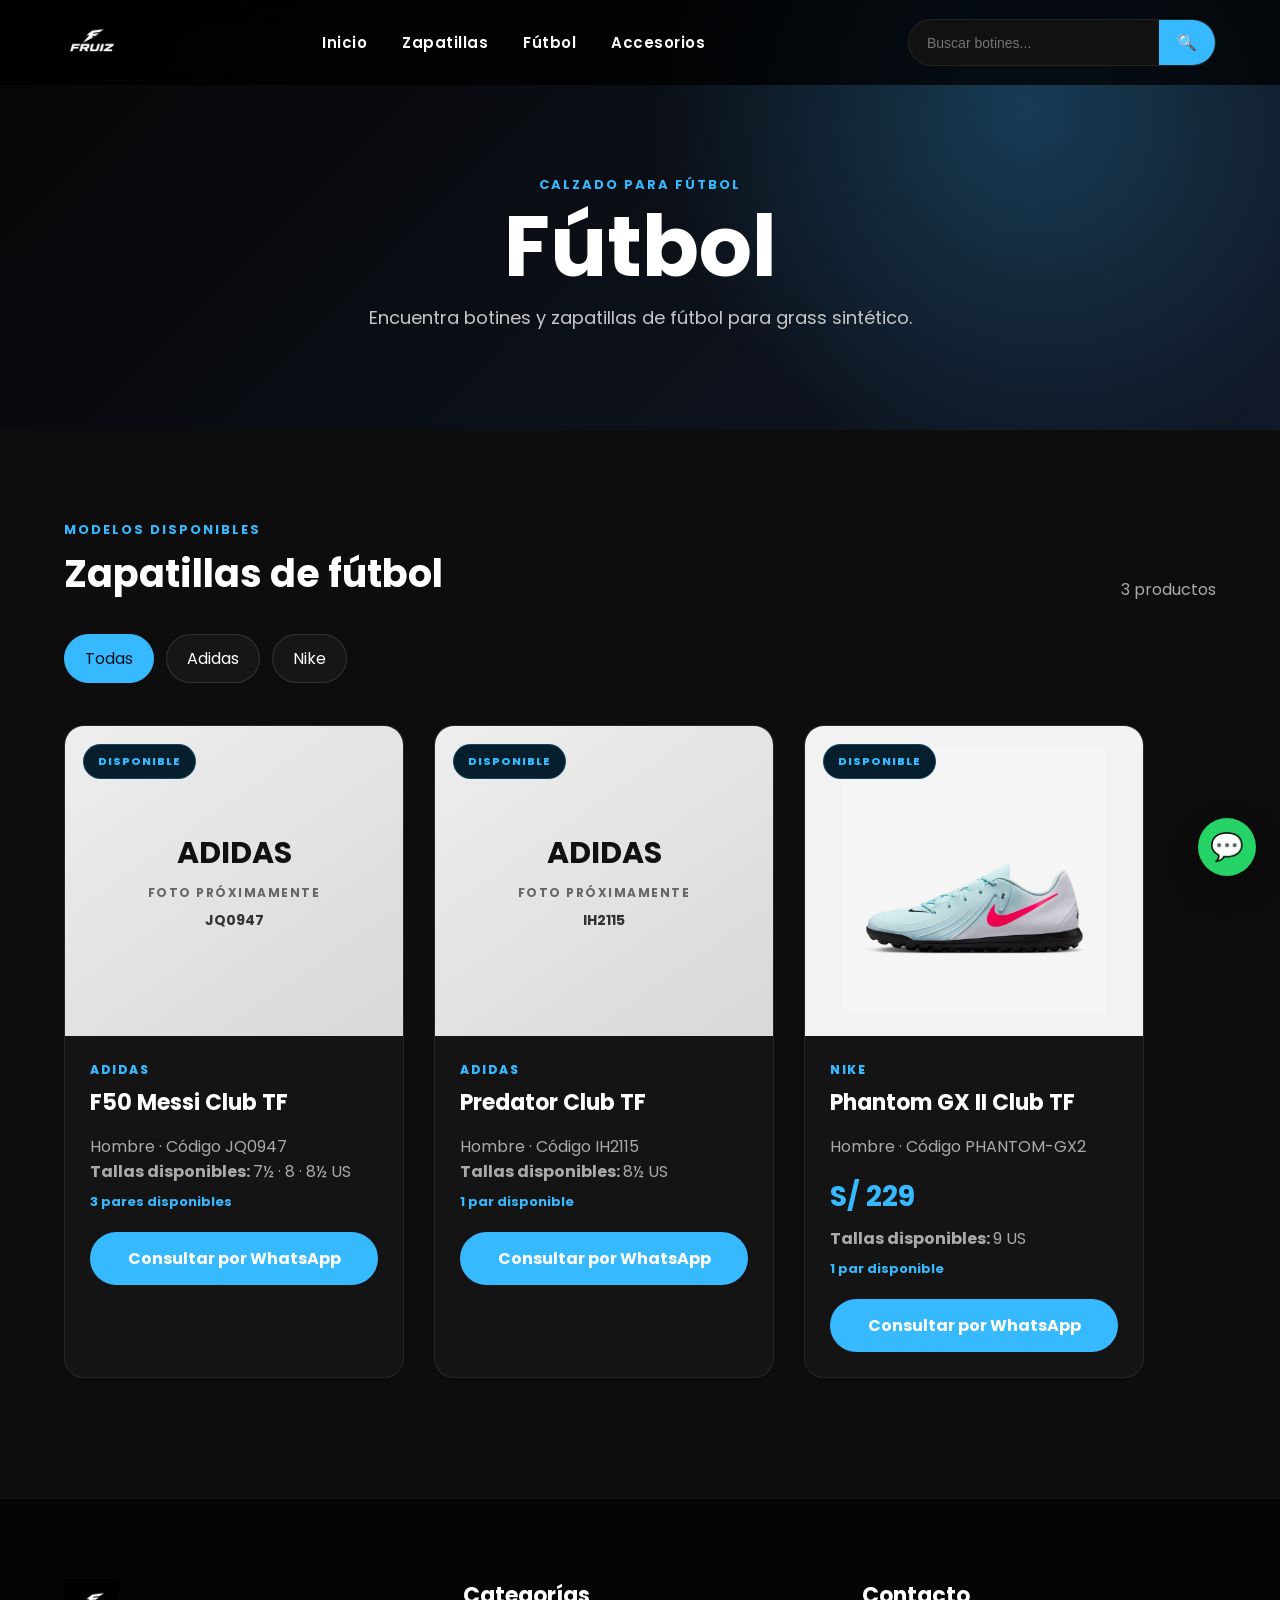
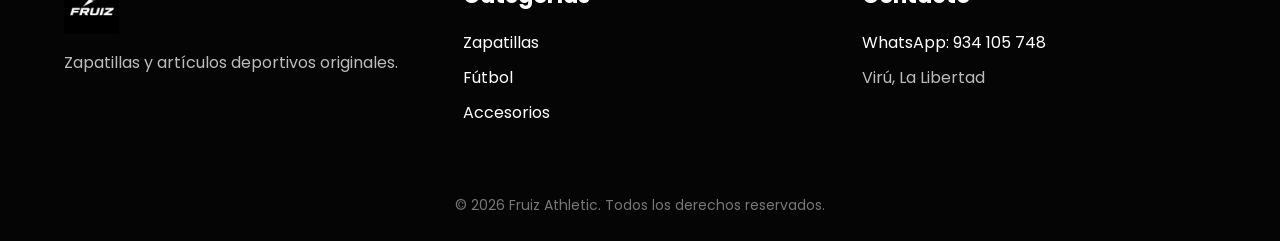
<file: pages/futbol.html>
<!DOCTYPE html>
<html lang="es">

<head>

    <meta charset="UTF-8">

    <meta
        name="viewport"
        content="width=device-width, initial-scale=1.0"
    >

    <title>Fútbol | Fruiz Athletic</title>

    <link
        rel="preconnect"
        href="https://fonts.googleapis.com"
    >

    <link
        rel="preconnect"
        href="https://fonts.gstatic.com"
        crossorigin
    >

    <link
        href="https://fonts.googleapis.com/css2?family=Poppins:wght@300;400;500;600;700;800&display=swap"
        rel="stylesheet"
    >

    <link
        rel="stylesheet"
        href="../style.css"
    >

</head>


<body>


<!-- ==============================
HEADER
============================== -->

<header class="header">

    <div class="container">

        <a
            class="logo"
            href="../index.html"
        >

            <img
                src="../images/logo.png"
                alt="Fruiz Athletic"
            >

        </a>


  <nav class="nav" id="menuPrincipal">

    <a href="../index.html">Inicio</a>
    <a href="zapatillas.html">Zapatillas</a>
    <a href="futbol.html">Fútbol</a>
    <a href="accesorios.html">Accesorios</a>

</nav>

<button
    class="menu-toggle"
    type="button"
    aria-label="Abrir menú"
    aria-expanded="false"
>
    <span></span>
    <span></span>
    <span></span>
</button>


        <div class="search">

            <input
                id="buscadorFutbol"
                type="search"
                placeholder="Buscar botines..."
            >

            <button
                type="button"
                aria-label="Buscar"
            >
                🔍
            </button>

        </div>

    </div>

</header>


<!-- ==============================
CONTENIDO PRINCIPAL
============================== -->

<main>


    <!-- PORTADA -->

    <section class="catalogo-hero">

        <div class="container catalogo-hero-contenido">

            <p class="catalogo-etiqueta">

                CALZADO PARA FÚTBOL

            </p>

            <h1>Fútbol</h1>

            <p>

                Encuentra botines y zapatillas de fútbol
                para grass sintético.

            </p>

        </div>

    </section>


    <!-- CATÁLOGO -->

    <section class="catalogo">

        <div class="container">


            <!-- ENCABEZADO -->

            <div class="catalogo-encabezado">

                <div>

                    <p class="catalogo-subtitulo">

                        MODELOS DISPONIBLES

                    </p>

                    <h2>

                        Zapatillas de fútbol

                    </h2>

                </div>


                <p
                    id="contadorProductos"
                    class="contador-productos"
                >

                    3 productos

                </p>

            </div>


            <!-- FILTROS -->

<div class="filtros-marcas">

    <button
        class="filtro activo"
        data-marca="todos"
    >
        Todas
    </button>

    <button
        class="filtro"
        data-marca="adidas"
    >
        Adidas
    </button>

    <button
        class="filtro"
        data-marca="nike"
    >
        Nike
    </button>

</div>


            <!-- PRODUCTOS DE FÚTBOL -->

            <div
                id="catalogoProductos"
                class="products catalogo-productos"
                data-categoria="futbol"
            >
            </div>


            <!-- SIN RESULTADOS -->

            <div
                id="sinResultados"
                class="sin-resultados"
            >

                <h3>

                    No encontramos productos

                </h3>

                <p>

                    Prueba buscando otro modelo,
                    marca o código.

                </p>

            </div>

        </div>

    </section>

</main>


<!-- ==============================
WHATSAPP FLOTANTE
============================== -->

<a
    class="whatsapp-flotante"
    href="https://wa.me/51934105748?text=Hola,%20quiero%20consultar%20por%20las%20zapatillas%20de%20fútbol%20disponibles."
    target="_blank"
    rel="noopener noreferrer"
    aria-label="Contactar por WhatsApp"
>

    💬

</a>


<!-- ==============================
FOOTER
============================== -->

<footer>

    <div class="container footer">


        <div>

            <img
                src="../images/logo.png"
                alt="Fruiz Athletic"
                class="footer-logo"
            >

            <p>

                Zapatillas y artículos deportivos
                originales.

            </p>

        </div>


        <div>

            <h4>Categorías</h4>

            <p>
                <a href="zapatillas.html">
                    Zapatillas
                </a>
            </p>

            <p>
                <a href="futbol.html">
                    Fútbol
                </a>
            </p>

            <p>
                <a href="accesorios.html">
                    Accesorios
                </a>
            </p>

        </div>


        <div>

            <h4>Contacto</h4>

            <p>

                <a
                    href="https://wa.me/51934105748"
                    target="_blank"
                    rel="noopener noreferrer"
                >

                    WhatsApp: 934 105 748

                </a>

            </p>

            <p>
                Virú, La Libertad
            </p>

        </div>

    </div>


    <p class="copy">

        © 2026 Fruiz Athletic.
        Todos los derechos reservados.

    </p>

</footer>


<!-- CARGAR PRODUCTOS -->

<script src="../catalogo-fruiz.js?v=3"></script>


</body>

</html>
<script src="../catalogo-fruiz.js?v=6"></script>
<script src="../menu.js"></script>

</body>
</html>
</file>
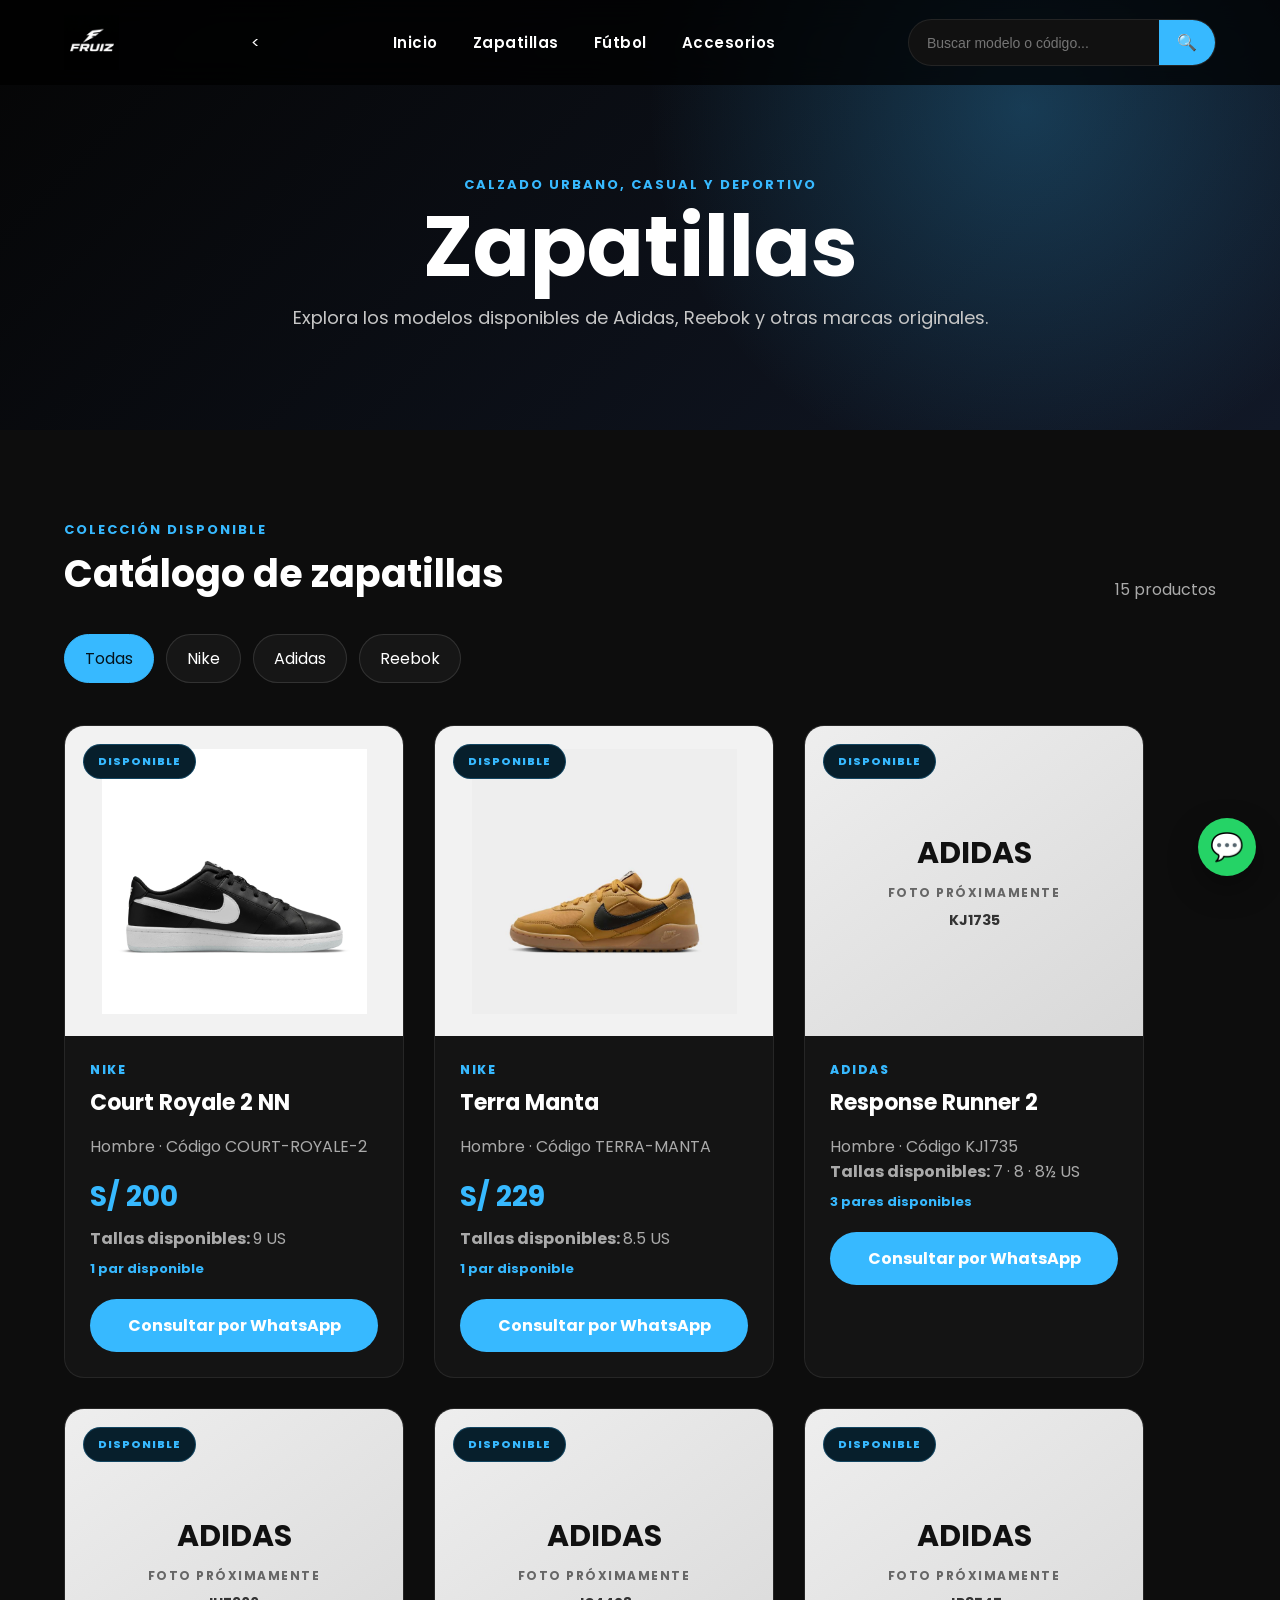
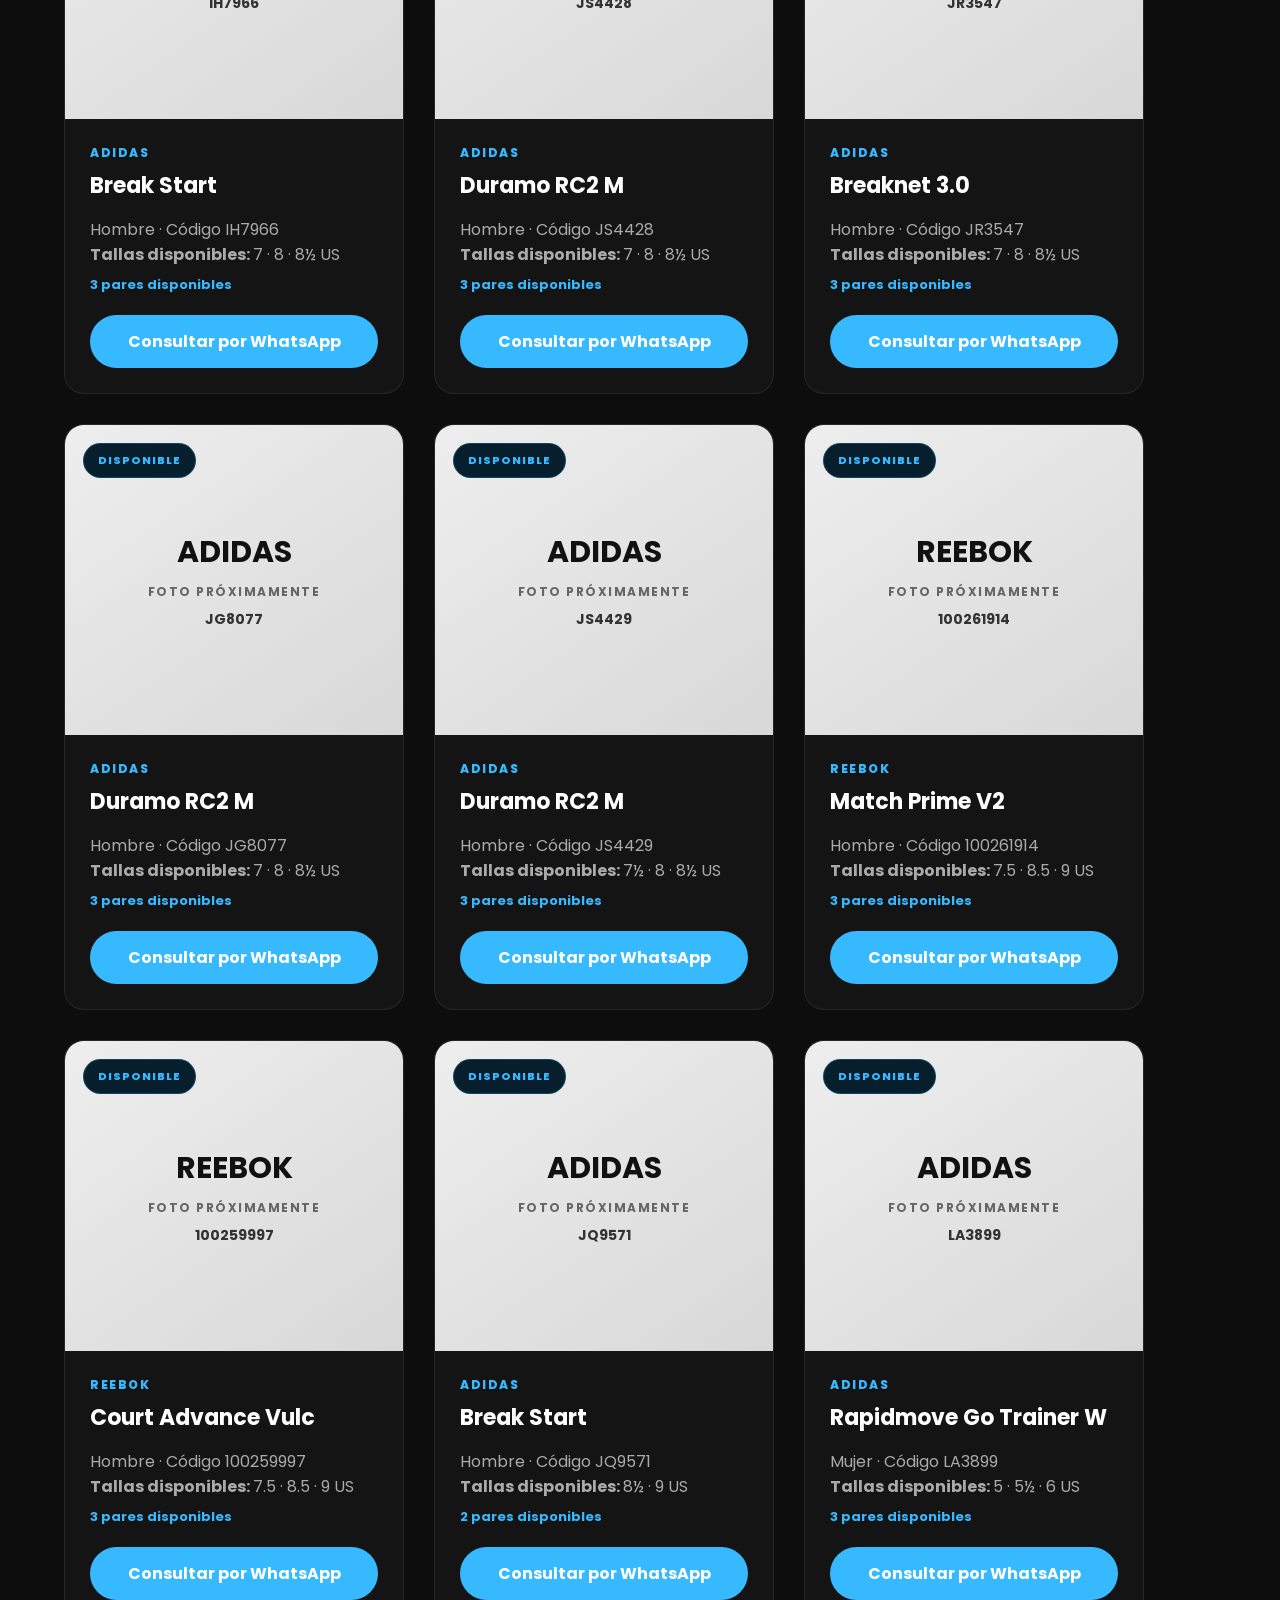
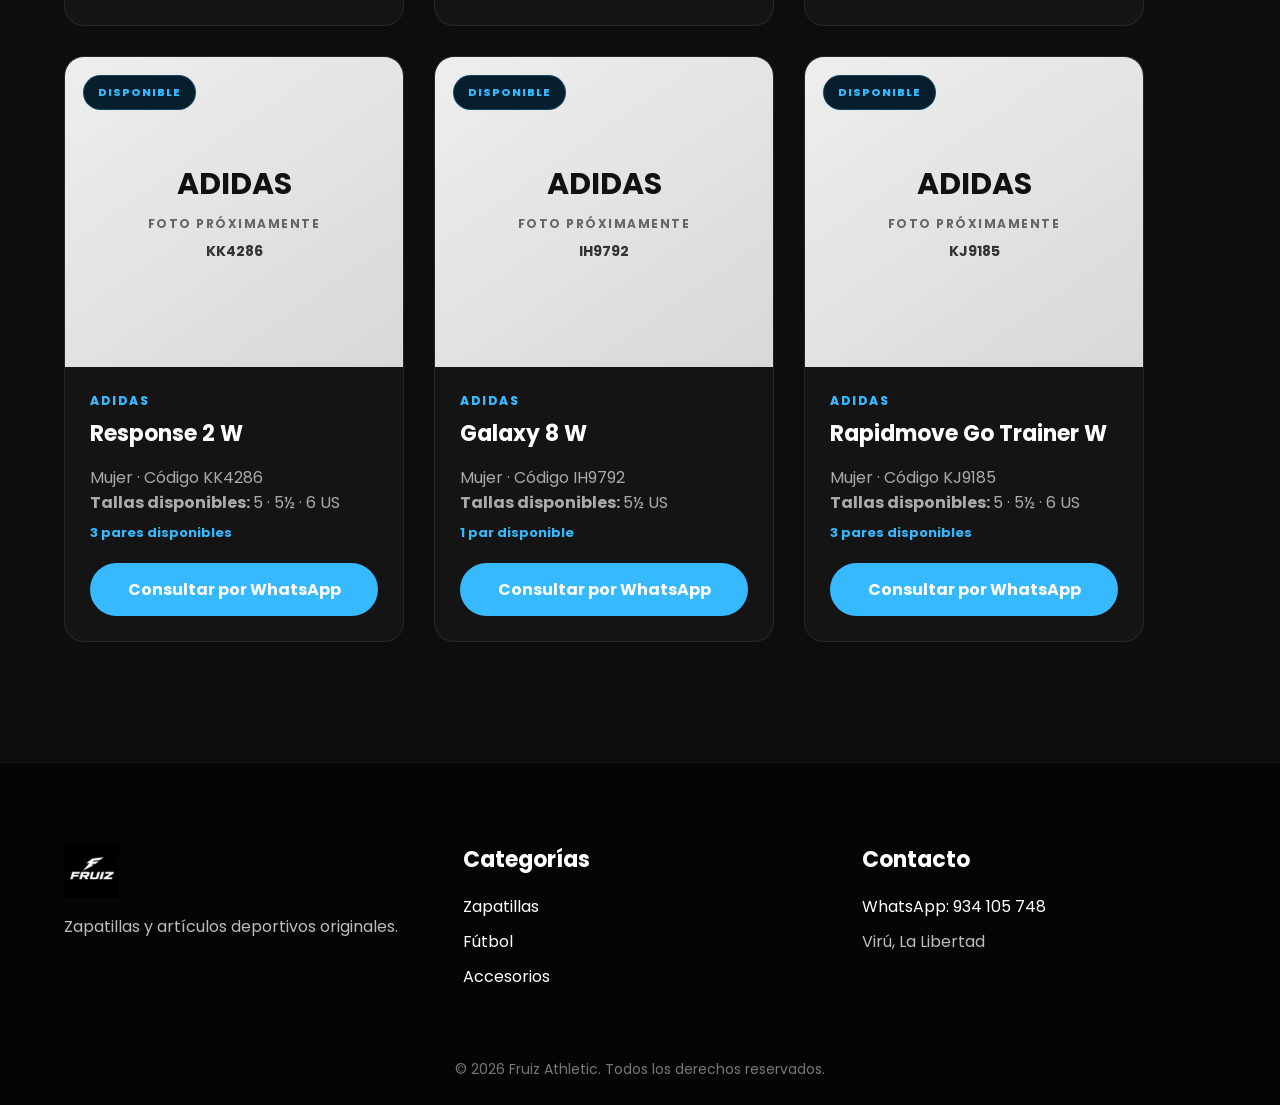
<file: pages/zapatillas.html>
<!DOCTYPE html>
<html lang="es">

<head>

    <meta charset="UTF-8">

    <meta
        name="viewport"
        content="width=device-width, initial-scale=1.0"
    >

    <title>Zapatillas | Fruiz Athletic</title>

    <link
        rel="preconnect"
        href="https://fonts.googleapis.com"
    >

    <link
        rel="preconnect"
        href="https://fonts.gstatic.com"
        crossorigin
    >

    <link
        href="https://fonts.googleapis.com/css2?family=Poppins:wght@300;400;500;600;700;800&display=swap"
        rel="stylesheet"
    >

    <link
        rel="stylesheet"
        href="../style.css"
    >

</head>


<body>


<!-- ==============================
HEADER
============================== -->

<header class="header">

    <div class="container">

        <a
            class="logo"
            href="../index.html"
        >

            <img
                src="../images/logo.png"
                alt="Fruiz Athletic"
            >

        </a>


        <<nav class="nav" id="menuPrincipal">

    <a href="../index.html">Inicio</a>
    <a href="zapatillas.html">Zapatillas</a>
    <a href="futbol.html">Fútbol</a>
    <a href="accesorios.html">Accesorios</a>

</nav>

<button
    class="menu-toggle"
    type="button"
    aria-label="Abrir menú"
    aria-expanded="false"
>
    <span></span>
    <span></span>
    <span></span>
</button>


        <div class="search">

            <input
                id="buscadorZapatillas"
                type="search"
                placeholder="Buscar modelo o código..."
            >

            <button
                type="button"
                aria-label="Buscar"
            >
                🔍
            </button>

        </div>

    </div>

</header>


<!-- ==============================
CONTENIDO PRINCIPAL
============================== -->

<main>


    <!-- PORTADA DEL CATÁLOGO -->

    <section class="catalogo-hero">

        <div class="container catalogo-hero-contenido">

            <p class="catalogo-etiqueta">

                CALZADO URBANO, CASUAL Y DEPORTIVO

            </p>

            <h1>Zapatillas</h1>

            <p>

                Explora los modelos disponibles de Adidas,
                Reebok y otras marcas originales.

            </p>

        </div>

    </section>


    <!-- CATÁLOGO -->

    <section class="catalogo">

        <div class="container">


            <!-- ENCABEZADO DEL CATÁLOGO -->

            <div class="catalogo-encabezado">

                <div>

                    <p class="catalogo-subtitulo">

                        COLECCIÓN DISPONIBLE

                    </p>

                    <h2>

                        Catálogo de zapatillas

                    </h2>

                </div>


                <p
                    id="contadorProductos"
                    class="contador-productos"
                >

                    15 productos

                </p>

            </div>


            <!-- FILTROS POR MARCA -->

           <div class="filtros-marcas">

    <button
        class="filtro activo"
        data-marca="todos"
    >
        Todas
    </button>

    <button
        class="filtro"
        data-marca="nike"
    >
        Nike
    </button>

    <button
        class="filtro"
        data-marca="adidas"
    >
        Adidas
    </button>

    <button
        class="filtro"
        data-marca="reebok"
    >
        Reebok
    </button>

</div>


            <!-- AQUÍ APARECERÁN LOS PRODUCTOS -->

            <div
                id="catalogoProductos"
                class="products catalogo-productos"
                data-categoria="zapatillas"
            >
            </div>


            <!-- MENSAJE CUANDO NO HAY RESULTADOS -->

            <div
                id="sinResultados"
                class="sin-resultados"
            >

                <h3>

                    No encontramos productos

                </h3>

                <p>

                    Prueba buscando otra marca,
                    modelo o código.

                </p>

            </div>

        </div>

    </section>

</main>


<!-- ==============================
WHATSAPP FLOTANTE
============================== -->

<a
    class="whatsapp-flotante"
    href="https://wa.me/51934105748?text=Hola,%20quiero%20consultar%20por%20las%20zapatillas%20disponibles."
    target="_blank"
    rel="noopener noreferrer"
    aria-label="Contactar por WhatsApp"
>

    💬

</a>


<!-- ==============================
FOOTER
============================== -->

<footer>

    <div class="container footer">


        <div>

            <img
                src="../images/logo.png"
                alt="Fruiz Athletic"
                class="footer-logo"
            >

            <p>

                Zapatillas y artículos deportivos
                originales.

            </p>

        </div>


        <div>

            <h4>Categorías</h4>

            <p>

                <a href="zapatillas.html">
                    Zapatillas
                </a>

            </p>

            <p>

                <a href="futbol.html">
                    Fútbol
                </a>

            </p>

            <p>

                <a href="accesorios.html">
                    Accesorios
                </a>

            </p>

        </div>


        <div>

            <h4>Contacto</h4>

            <p>

                <a
                    href="https://wa.me/51934105748"
                    target="_blank"
                    rel="noopener noreferrer"
                >

                    WhatsApp: 934 105 748

                </a>

            </p>

            <p>

                Virú, La Libertad

            </p>

        </div>

    </div>


    <p class="copy">

        © 2026 Fruiz Athletic.
        Todos los derechos reservados.

    </p>

</footer>


<!-- ARCHIVO QUE CARGA LOS PRODUCTOS -->

<script src="../catalogo-fruiz.js"></script>


</body>

</html>
<script src="../catalogo-fruiz.js?v=6"></script>
<script src="../menu.js"></script>

</body>
</html>
</file>
<file: style.css>
/*======================================
FRUIZ ATHLETIC
STYLE.CSS
PARTE 1
======================================*/

@import url('https://fonts.googleapis.com/css2?family=Poppins:wght@300;400;500;600;700;800&display=swap');

*{
margin:0;
padding:0;
box-sizing:border-box;
}

html{
scroll-behavior:smooth;
}

body{

font-family:'Poppins',sans-serif;

background:#080808;

color:white;

overflow-x:hidden;

}

img{

max-width:100%;

display:block;

}

a{

text-decoration:none;

color:white;

}

.container{

width:90%;

max-width:1400px;

margin:auto;

}

/*=========================
HEADER
=========================*/

.header{

position:fixed;

top:0;

left:0;

width:100%;

height:85px;

background:rgba(0,0,0,.75);

backdrop-filter:blur(15px);

z-index:999;

transition:.4s;

}

.header .container{

height:100%;

display:flex;

align-items:center;

justify-content:space-between;

}

.logo img{

height:55px;

transition:.3s;

}

.logo img:hover{

transform:scale(1.05);

}

/*=========================
MENU
=========================*/

.nav{

display:flex;

gap:35px;

}

.nav a{

font-size:15px;

font-weight:600;

letter-spacing:.5px;

position:relative;

transition:.3s;

}

.nav a::after{

content:"";

position:absolute;

left:0;

bottom:-8px;

width:0;

height:2px;

background:#37b9ff;

transition:.3s;

}

.nav a:hover{

color:#37b9ff;

}

.nav a:hover::after{

width:100%;

}

/*=========================
BUSCADOR
=========================*/

.search{

display:flex;

align-items:center;

background:#111;

border-radius:50px;

overflow:hidden;

border:1px solid rgba(255,255,255,.08);

}

.search input{

background:transparent;

border:none;

outline:none;

color:white;

padding:13px 18px;

width:250px;

font-size:14px;

}

.search button{

background:#37b9ff;

border:none;

padding:13px 18px;

cursor:pointer;

font-size:16px;

transition:.3s;

}

.search button:hover{

background:#1698df;

}

/*=========================
HERO
=========================*/

.hero{

position:relative;

height:100vh;

display:flex;

justify-content:center;

align-items:center;

overflow:hidden;

}

.slider{

position:absolute;

width:100%;

height:100%;

top:0;

left:0;

}

.slider img{

position:absolute;

width:100%;

height:100%;

object-fit:cover;

opacity:0;

transition:1s;

}

.slider img.active{

opacity:1;

}

.overlay{

position:absolute;

width:100%;

height:100%;

background:linear-gradient(to right,rgba(0,0,0,.82),rgba(0,0,0,.45));

z-index:2;

}

.hero-content{

position:relative;

z-index:3;

text-align:center;

max-width:900px;

}

.tag{

display:inline-block;

background:#37b9ff;

padding:10px 22px;

border-radius:30px;

font-size:14px;

font-weight:700;

letter-spacing:1px;

margin-bottom:30px;

}

.hero-content h1{

font-size:74px;

font-weight:800;

line-height:1.1;

margin-bottom:25px;

text-transform:uppercase;

}

.hero-content p{

font-size:20px;

color:#ddd;

margin-bottom:45px;

}

.btn{

display:inline-block;

padding:18px 50px;

background:#37b9ff;

border-radius:50px;

font-weight:700;

transition:.35s;

}

.btn:hover{

transform:translateY(-6px);

background:#1498e6;

box-shadow:0 15px 35px rgba(55,185,255,.35);

}

/*======================================
CATEGORÍAS
======================================*/

.categorias{

padding:120px 0;

background:#0d0d0d;

}

.categorias h2{

text-align:center;

font-size:50px;

margin-bottom:70px;

font-weight:800;

}

.cards{

display:grid;

grid-template-columns:repeat(auto-fit,minmax(320px,1fr));

gap:35px;

}

.card{

background:#111;

border:1px solid rgba(255,255,255,.08);

padding:45px 35px;

border-radius:22px;

transition:.4s;

position:relative;

overflow:hidden;

}

.card::before{

content:"";

position:absolute;

top:0;

left:0;

width:100%;

height:4px;

background:#37b9ff;

transform:scaleX(0);

transition:.4s;

}

.card:hover::before{

transform:scaleX(1);

}

.card:hover{

transform:translateY(-15px);

background:#171717;

box-shadow:0 25px 45px rgba(0,0,0,.35);

}

.card h3{

font-size:32px;

margin-bottom:20px;

}

.card p{

color:#bdbdbd;

font-size:16px;

line-height:1.7;

}

/*======================================
MARCAS
======================================*/

.brands{

padding:120px 0;

background:#080808;

}

.brands h2{

text-align:center;

font-size:45px;

margin-bottom:60px;

}

.brand-grid{

display:grid;

grid-template-columns:repeat(auto-fit,minmax(220px,1fr));

gap:30px;

}

.brand-grid div{

background:#111;

height:130px;

display:flex;

justify-content:center;

align-items:center;

border-radius:18px;

font-size:28px;

font-weight:700;

transition:.35s;

border:1px solid rgba(255,255,255,.08);

}

.brand-grid div:hover{

background:#37b9ff;

transform:translateY(-10px);

}

/*======================================
FOOTER
======================================*/

footer{

background:#050505;

padding:80px 0 25px;

border-top:1px solid rgba(255,255,255,.06);

}

.footer{

display:grid;

grid-template-columns:repeat(auto-fit,minmax(250px,1fr));

gap:45px;

}

.footer h4{

margin-bottom:18px;

font-size:22px;

}

.footer p{

margin-bottom:10px;

color:#bcbcbc;

}

.copy{

text-align:center;

margin-top:60px;

font-size:14px;

color:#777;

}

/*======================================
SCROLLBAR
======================================*/

::-webkit-scrollbar{

width:10px;

}

::-webkit-scrollbar-track{

background:#080808;

}

::-webkit-scrollbar-thumb{

background:#37b9ff;

border-radius:20px;

}

/*======================================
RESPONSIVE
======================================*/

@media(max-width:1100px){

.search{

display:none;

}

.hero-content h1{

font-size:58px;

}

}

@media(max-width:768px){

.header{

height:75px;

}

.logo img{

height:45px;

}

.nav{

display:none;

}

.hero-content{

padding:0 20px;

}

.hero-content h1{

font-size:42px;

}

.hero-content p{

font-size:17px;

}

.tag{

font-size:12px;

}

.btn{

padding:16px 35px;

}

.categorias h2{

font-size:36px;

}

.brands h2{

font-size:34px;

}

}

@media(max-width:500px){

.hero-content h1{

font-size:34px;

}

.cards{

grid-template-columns:1fr;

}

.brand-grid{

grid-template-columns:1fr;

}

}

/*=============================
PRODUCTOS DESTACADOS
==============================*/
.featured{

padding:100px 0;

background:#0d0d0d;

}

.featured h2{

text-align:center;

font-size:42px;

margin-bottom:50px;

}

.products{

display:grid;

grid-template-columns:repeat(auto-fit,minmax(300px,1fr));

gap:30px;

}

.product-card{

background:#141414;

border-radius:20px;

padding:25px;

text-align:center;

transition:.35s;

border:1px solid rgba(255,255,255,.08);

}

.product-card:hover{

transform:translateY(-10px);

box-shadow:0 20px 40px rgba(0,0,0,.4);

}

.product-card img{

width:100%;

height:240px;

object-fit:contain;

margin-bottom:20px;

}

.product-card h3{

font-size:22px;

margin-bottom:15px;

}

.price{

font-size:28px;

font-weight:700;

color:#37b9ff;

margin-bottom:10px;

}

.buy-btn{

display:inline-block;

margin-top:20px;

padding:14px 30px;

background:#37b9ff;

border-radius:40px;

font-weight:700;

transition:.3s;

}

.buy-btn:hover{

background:#1b9de7;

transform:scale(1.05);

}

/* ======================================
   PÁGINAS DE CATÁLOGO
====================================== */

.catalogo-hero {
    min-height: 430px;
    padding: 155px 0 80px;
    display: flex;
    align-items: center;
    background:
        radial-gradient(
            circle at 80% 25%,
            rgba(55, 185, 255, 0.25),
            transparent 35%
        ),
        linear-gradient(135deg, #050505, #111827);
}

.catalogo-hero-contenido {
    text-align: center;
}

.catalogo-etiqueta,
.catalogo-subtitulo {
    color: #37b9ff;
    font-size: 13px;
    font-weight: 700;
    letter-spacing: 2px;
}

.catalogo-hero h1 {
    margin: 10px 0 15px;
    font-size: clamp(48px, 8vw, 84px);
    line-height: 1;
}

.catalogo-hero p:last-child {
    max-width: 700px;
    margin: auto;
    color: #c7c7c7;
    font-size: 18px;
}

.catalogo {
    padding: 90px 0 120px;
    background: #0d0d0d;
}

.catalogo-encabezado {
    margin-bottom: 32px;
    display: flex;
    align-items: end;
    justify-content: space-between;
    gap: 25px;
}

.catalogo-encabezado h2 {
    margin-top: 5px;
    font-size: 38px;
}

.contador-productos {
    color: #aaa;
}

.filtros-marcas {
    margin-bottom: 42px;
    display: flex;
    gap: 12px;
    flex-wrap: wrap;
}

.filtro {
    padding: 11px 20px;
    border: 1px solid rgba(255, 255, 255, 0.12);
    border-radius: 999px;
    background: #161616;
    color: #fff;
    font: inherit;
    cursor: pointer;
    transition: 0.25s;
}

.filtro:hover,
.filtro.activo {
    border-color: #37b9ff;
    background: #37b9ff;
    color: #04131c;
}

.catalogo-productos {
    grid-template-columns:
        repeat(auto-fit, minmax(280px, 340px));
    justify-content: start;
}

.producto-catalogo {
    padding: 0;
    overflow: hidden;
    text-align: left;
}

.producto-imagen-contenedor {
    position: relative;
    min-height: 310px;
    padding: 22px;
    display: flex;
    align-items: center;
    justify-content: center;
    background: #f2f2f2;
}

.producto-imagen-contenedor img {
    width: 100%;
    height: 265px;
    margin: 0;
    object-fit: contain;
}

.producto-distintivo {
    position: absolute;
    top: 18px;
    left: 18px;
    padding: 7px 11px;
    border-radius: 999px;
    background: #071f2c;
    color: #6ed0ff;
    font-size: 11px;
    font-weight: 800;
    letter-spacing: 1px;
}

.producto-contenido {
    padding: 25px;
}

.producto-marca {
    margin-bottom: 7px;
    color: #37b9ff !important;
    font-size: 12px;
    font-weight: 800;
    letter-spacing: 1.5px;
}

.producto-tipo,
.producto-talla {
    color: #aaa !important;
}

.producto-contenido .price {
    margin: 17px 0 8px;
}

.producto-contenido .buy-btn {
    width: 100%;
    text-align: center;
}

.sin-resultados {
    display: none;
    padding: 60px 20px;
    text-align: center;
}

.sin-resultados h3 {
    margin-bottom: 8px;
    font-size: 27px;
}

.sin-resultados p {
    color: #aaa;
}

.whatsapp-flotante {
    position: fixed;
    right: 24px;
    bottom: 24px;
    z-index: 1000;
    width: 58px;
    height: 58px;
    display: grid;
    place-items: center;
    border-radius: 50%;
    background: #25d366;
    font-size: 27px;
    box-shadow: 0 12px 30px rgba(0, 0, 0, 0.35);
    transition: 0.25s;
}

.whatsapp-flotante:hover {
    transform: translateY(-5px) scale(1.05);
}

.footer-logo {
    height: 55px;
    margin-bottom: 16px;
}

.footer a:hover {
    color: #37b9ff;
}

.producto-catalogo[hidden] {
    display: none;
}

@media (max-width: 700px) {
    .catalogo-hero {
        min-height: 360px;
        padding-top: 125px;
    }

    .catalogo-encabezado {
        align-items: flex-start;
        flex-direction: column;
    }

    .catalogo-encabezado h2 {
        font-size: 31px;
    }

    .catalogo-productos {
        grid-template-columns: 1fr;
    }

    .producto-imagen-contenedor {
        min-height: 270px;
    }
}
/*======================================
ETIQUETA DISPONIBLE SOBRE LA FOTO
======================================*/

.producto-imagen-contenedor{
    position:relative;
    overflow:hidden;
}

.producto-imagen-contenedor img{
    position:relative;
    z-index:1;
}

.producto-distintivo{
    position:absolute;
    top:18px;
    left:18px;
    z-index:10;

    display:block;
    padding:8px 14px;

    background:#071f2c;
    color:#37b9ff;

    border:1px solid rgba(55,185,255,.25);
    border-radius:30px;

    font-size:11px;
    font-weight:800;
    letter-spacing:1px;
    white-space:nowrap;
}
/*======================================
MENÚ PARA CELULAR
======================================*/

.menu-toggle{
    display:none;
    width:44px;
    height:44px;
    padding:10px;
    background:transparent;
    border:0;
    cursor:pointer;
    flex-direction:column;
    align-items:center;
    justify-content:center;
    gap:6px;
}

.menu-toggle span{
    width:26px;
    height:2px;
    display:block;
    background:#fff;
    border-radius:10px;
    transition:.3s;
}


/* MENÚ ABIERTO */

.menu-toggle.activo span:nth-child(1){
    transform:translateY(8px) rotate(45deg);
}

.menu-toggle.activo span:nth-child(2){
    opacity:0;
}

.menu-toggle.activo span:nth-child(3){
    transform:translateY(-8px) rotate(-45deg);
}


@media(max-width:768px){

    .header .container{
        position:relative;
    }

    .menu-toggle{
        display:flex;
        position:relative;
        z-index:1002;
    }

    .nav{
        position:absolute;
        top:75px;
        left:50%;

        width:100vw;
        padding:20px;

        display:flex;
        flex-direction:column;
        gap:0;

        background:rgba(5,5,5,.98);
        border-top:1px solid rgba(255,255,255,.08);
        border-bottom:1px solid rgba(255,255,255,.08);

        opacity:0;
        visibility:hidden;
        pointer-events:none;

        transform:translate(-50%,-15px);
        transition:.3s;
    }

    .nav.activo{
        opacity:1;
        visibility:visible;
        pointer-events:auto;
        transform:translate(-50%,0);
    }

    .nav a{
        width:100%;
        padding:17px 20px;
        text-align:center;
        border-bottom:1px solid rgba(255,255,255,.07);
    }

    .nav a:last-child{
        border-bottom:none;
    }

    .nav a::after{
        display:none;
    }

}
/*======================================
CORRECCIÓN DE PORTADA EN CELULAR
======================================*/

body{
    background:#080808 !important;
}

.hero-content h1{
    color:#ffffff !important;
    max-width:900px;
    margin-left:auto;
    margin-right:auto;
    overflow-wrap:normal;
    word-break:normal;
}

@media(max-width:768px){

    .hero{
        width:100%;
        min-height:100svh;
        height:auto;
        padding:135px 18px 90px;
        overflow:hidden;
    }

    .hero-content{
        width:100%;
        max-width:600px;
        padding:0 10px;
    }

    .hero-content h1{
        width:100%;
        font-size:42px !important;
        line-height:1.08;
        color:#ffffff !important;
        text-align:center;
        margin:25px auto 20px;
    }

    .hero-content p{
        width:100%;
        max-width:360px;
        margin:0 auto 35px;
        padding:0 5px;
        font-size:16px;
        line-height:1.6;
        text-align:center;
    }

    .tag{
        max-width:90%;
        padding:10px 20px;
        font-size:12px;
        text-align:center;
    }

    .btn{
        padding:15px 35px;
        font-size:15px;
    }

}

@media(max-width:400px){

    .hero-content h1{
        font-size:36px !important;
    }

    .hero-content p{
        font-size:15px;
    }

}
/*======================================
AJUSTE FINAL DE PORTADA MÓVIL
======================================*/

@media(max-width:768px){

    /* Ocultar carrusel mientras no tenga imágenes */
    .slider{
        display:none;
    }

    .hero{
        min-height:calc(100svh - 75px);
        padding:110px 18px 70px;
        background:
            radial-gradient(
                circle at 50% 40%,
                rgba(55,185,255,.08),
                transparent 45%
            ),
            #050505;
    }

    .hero-content{
        display:flex;
        flex-direction:column;
        align-items:center;
        justify-content:center;
    }

    .hero-content h1{
        font-size:40px !important;
        line-height:1.08;
        margin:25px auto 20px;
    }

    .hero-content p{
        margin-bottom:35px;
    }

}
</file>
